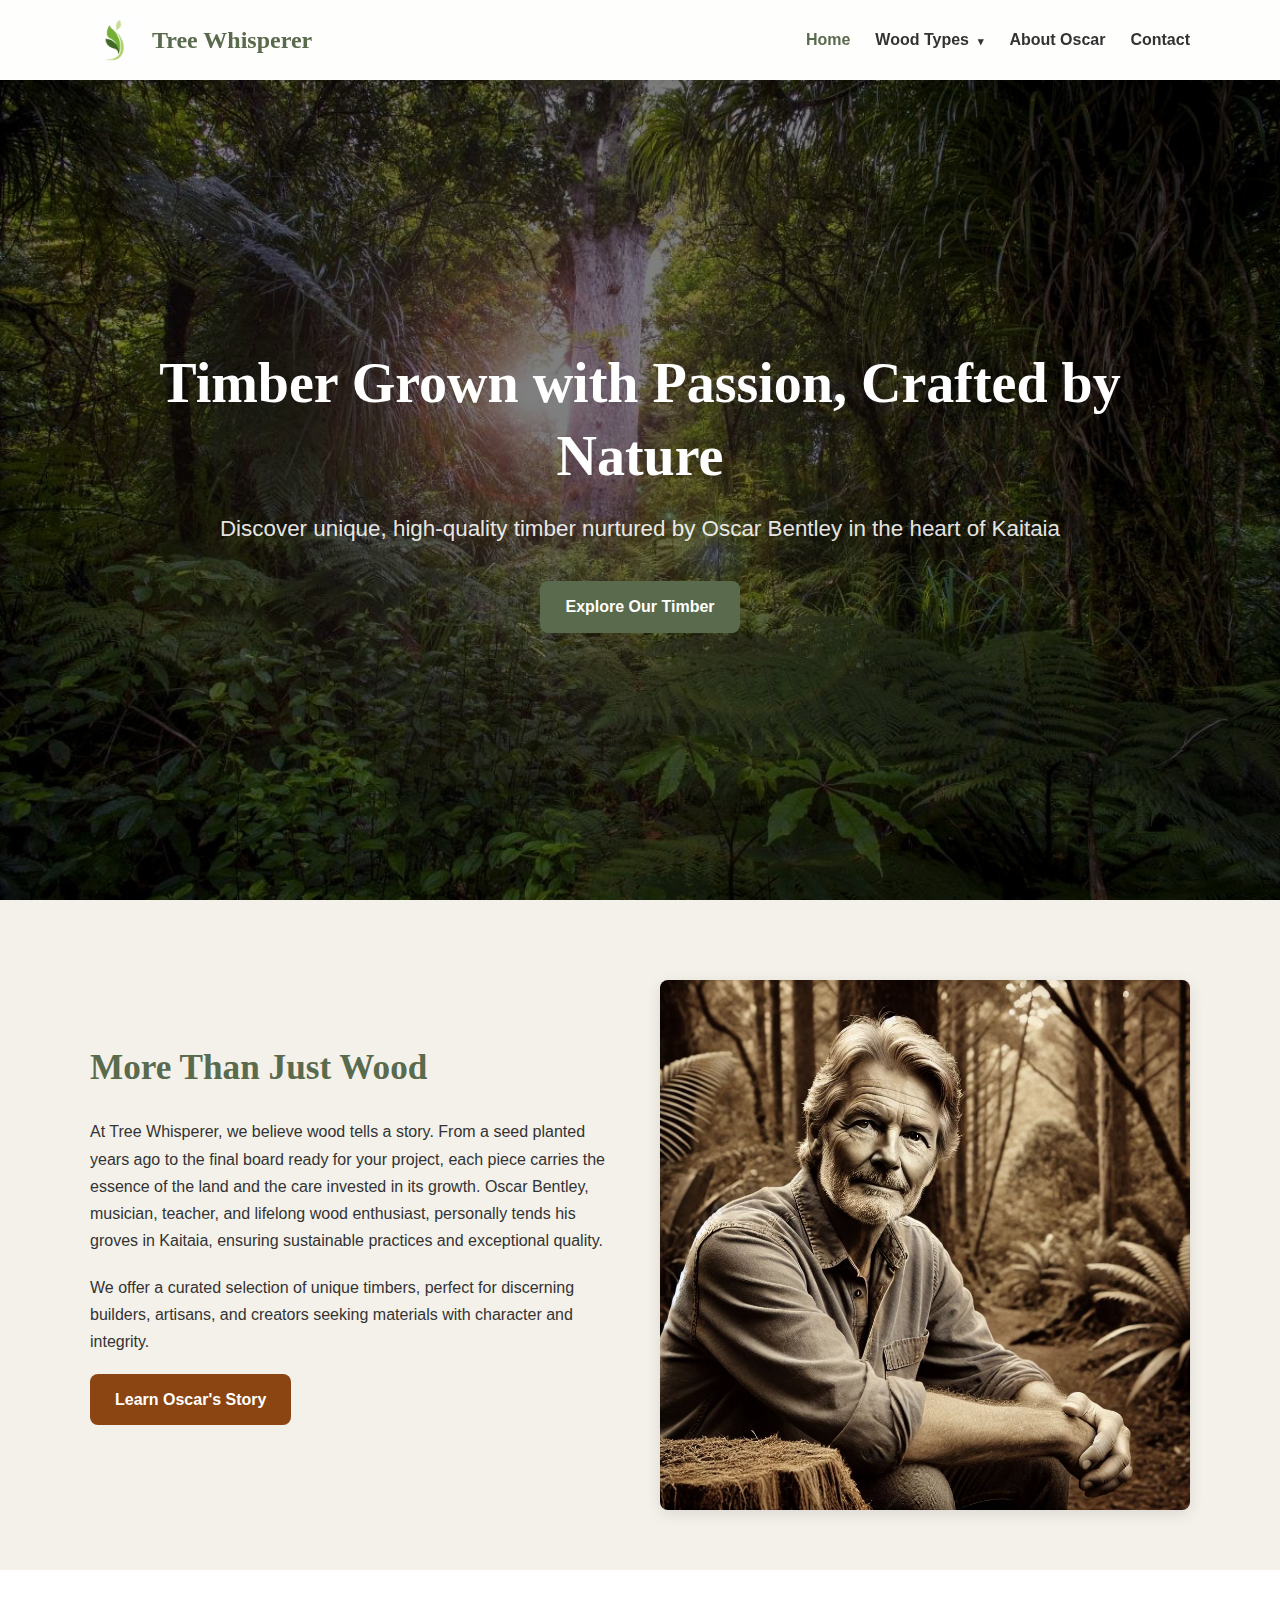
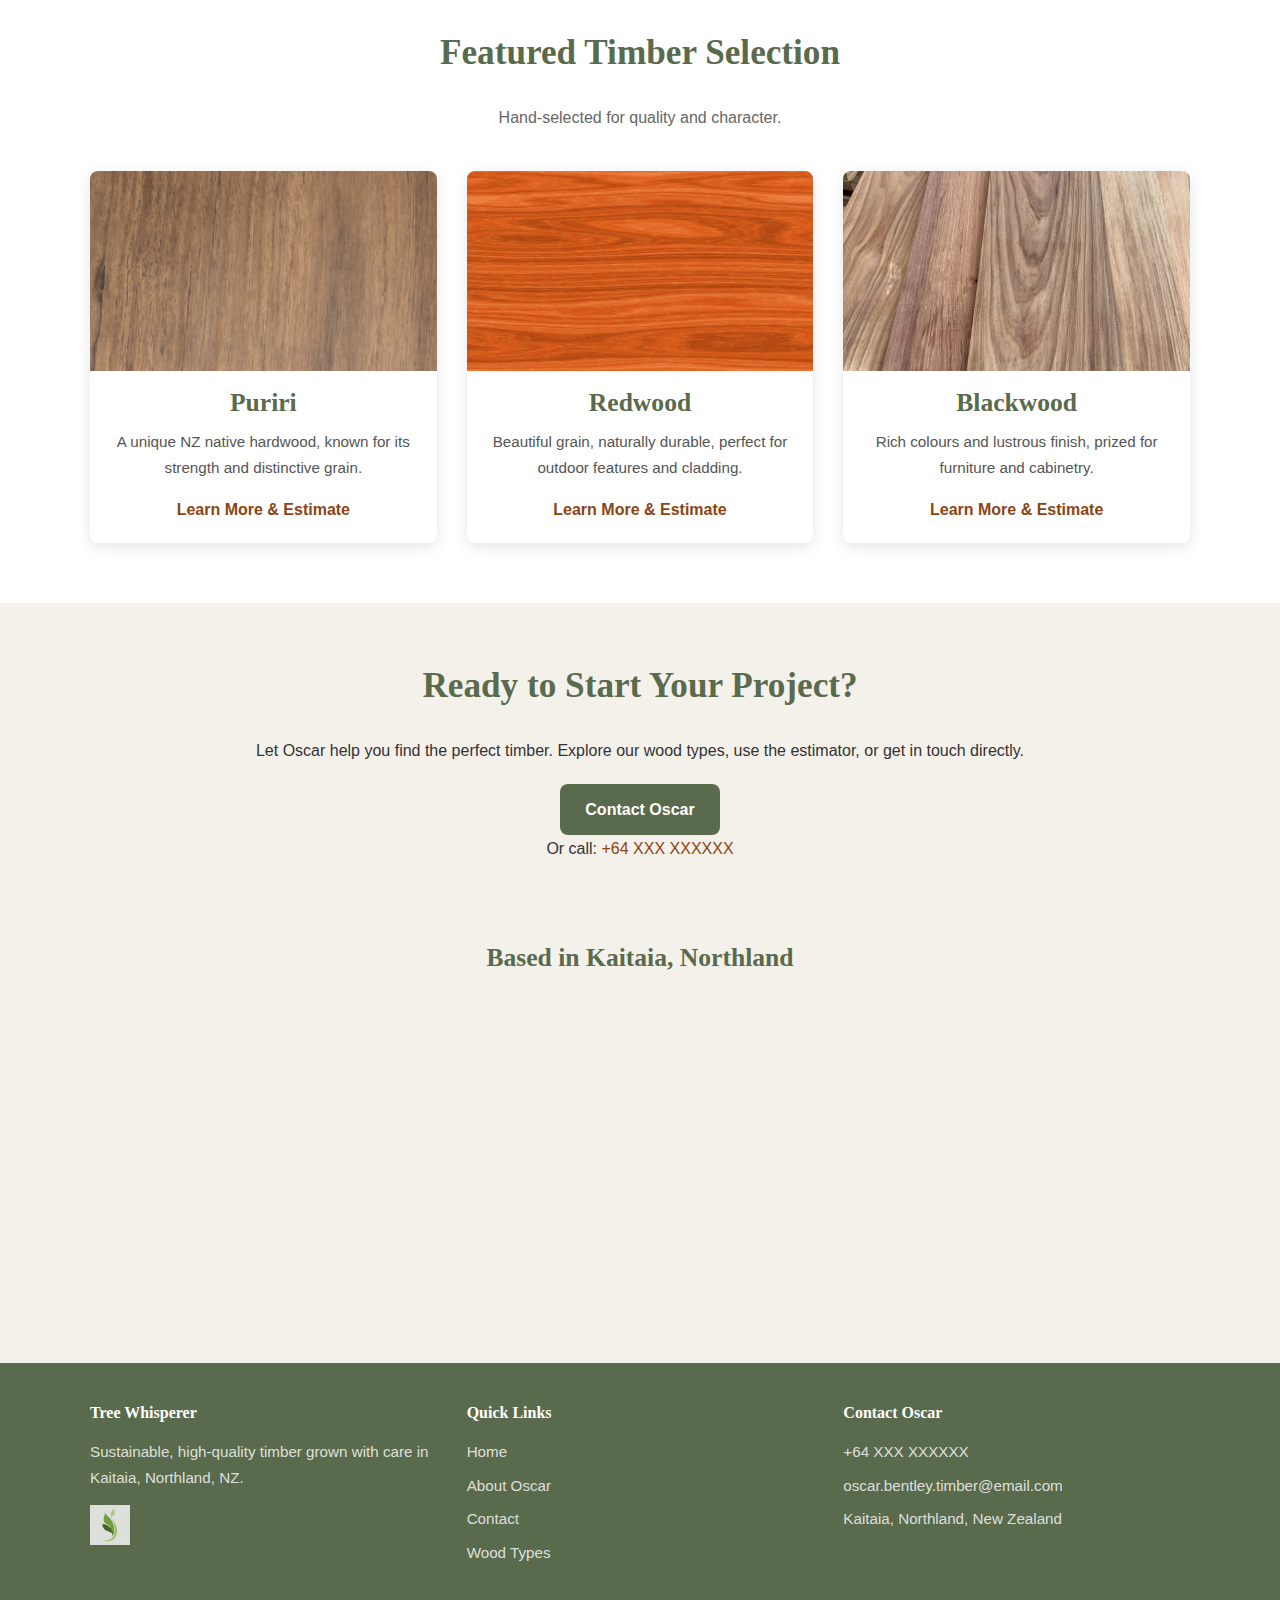
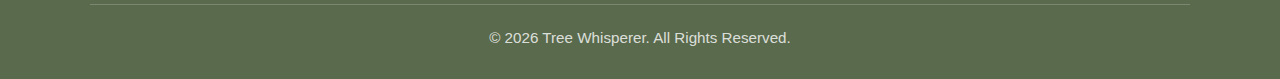
<file: index.html>
<!DOCTYPE html>
<html lang="en">
<head>
    <meta charset="UTF-8">
    <meta name="viewport" content="width=device-width, initial-scale=1.0">
    <meta name="description" content="High-quality, sustainably grown timber from Oscar Bentley in Kaitaia, Northland. Puriri, Redwood, Blackwood, Eucalyptus, Totara for builders & artisans.">
    <meta name="keywords" content="Kaitaia timber, sustainable timber NZ, Northland wood supplier, Oscar Bentley timber, Puriri, Redwood, Blackwood, Eucalyptus, Totara">
    <title>Tree Whisperer | Sustainable Kaitaia Grown Wood | Northland NZ</title>
    <link rel="stylesheet" href="css/style.css">
    <!-- Add Favicon links here -->

    <!-- Basic Schema.org for Local Business -->
    <script type="application/ld+json">
    {
      "@context": "https://schema.org",
      "@type": "LocalBusiness",
      "name": "Tree Whisperer",
      "description": "Supplier of high-quality, personally grown sustainable timber in Kaitaia, Northland.",
      "image": "img/logo.png", /* Replace with actual URL after hosting */
      "telephone": "+64-XXX-XXXXXX", /* Replace with Oscar's actual phone */
      "email": "oscar.bentley.timber@email.com", /* Replace with Oscar's actual email */
      "address": {
        "@type": "PostalAddress",
        "addressLocality": "Kaitaia",
        "addressRegion": "Northland",
        "addressCountry": "NZ"
      },
      "keywords": "Kaitaia timber, sustainable timber, Northland wood, Puriri, Redwood, Blackwood, Eucalyptus, Totara",
      "founder": {
            "@type": "Person",
            "name": "Oscar Bentley"
       }
      /* Add opening hours if applicable */
    }
    </script>
</head>
<body>
    <header class="site-header">
        <div class="container header-container">
            <a href="index.html" class="logo">
                <img src="img/logo.jpg" alt="Tree Whisperer Logo">
                <!-- Optional: Add site name text alongside logo -->
               <span>Tree Whisperer</span>
            </a>
            <nav class="main-nav" id="main-nav">
                <button class="nav-close-btn" id="nav-close-btn" aria-label="Close menu">
                    <img src="assets/icons/close-icon.svg" alt="">
                </button>
                <ul>
                    <li><a href="index.html" class="active">Home</a></li>
                    <li class="dropdown">
                        <a href="#timber">Wood Types <span class="dropdown-arrow">▾</span></a>
                        <ul class="dropdown-menu">
                            <li><a href="timber/puriri.html">Puriri</a></li>
                            <li><a href="timber/redwood.html">Redwood</a></li>
                            <li><a href="timber/blackwood.html">Blackwood</a></li>
                            <li><a href="timber/eucalyptus.html">Eucalyptus</a></li>
                            <li><a href="timber/totara.html">Totara</a></li>
                        </ul>
                    </li>
                    <li><a href="about.html">About Oscar</a></li>
                    <li><a href="contact.html">Contact</a></li>
                </ul>
            </nav>
            <button class="nav-toggle-btn" id="nav-toggle-btn" aria-label="Open menu">
                <img src="assets/icons/menu-icon.svg" alt="">
            </button>
        </div>
    </header>

    <main>
        <!-- Hero Section -->
        <section class="hero" style="background-image: url('img/hero-background.jpg');">
            <div class="container hero-content">
                <h1>Timber Grown with Passion, Crafted by Nature</h1>
                <p class="subtitle">Discover unique, high-quality timber nurtured by Oscar Bentley in the heart of Kaitaia</p>
                <a href="#featured-timber" class="btn btn-primary">Explore Our Timber</a>
            </div>
        </section>

        <!-- Introduction / Oscar's Ethos -->
        <section class="intro section-padding">
            <div class="container grid-col-2">
                <div>
                    <h2>More Than Just Wood</h2>
                    <p>At Tree Whisperer, we believe wood tells a story. From a seed planted years ago to the final board ready for your project, each piece carries the essence of the land and the care invested in its growth. Oscar Bentley, musician, teacher, and lifelong wood enthusiast, personally tends his groves in Kaitaia, ensuring sustainable practices and exceptional quality.</p>
                    <p>We offer a curated selection of unique timbers, perfect for discerning builders, artisans, and creators seeking materials with character and integrity.</p>
                    <a href="about.html" class="btn btn-secondary">Learn Oscar's Story</a>
                </div>
                <div>
                    <!-- Placeholder for an image of Oscar or the grove -->
                    <img src="img/oscar-profile.jpg" alt="Oscar Bentley tending his timber grove in Kaitaia" class="img-responsive rounded shadow">
                </div>
            </div>
        </section>

        <!-- Featured Timber Section -->
        <section id="featured-timber" class="featured-timber section-padding bg-light">
            <div class="container">
                <h2 class="text-center">Featured Timber Selection</h2>
                <p class="text-center section-subtitle">Hand-selected for quality and character.</p>
                <div class="timber-grid">
                    <!-- Repeat for key woods -->
                    <div class="timber-card">
                        <img src="img/puriri-sample.jpg" alt="Sample of Puriri Timber">
                        <h3>Puriri</h3>
                        <p>A unique NZ native hardwood, known for its strength and distinctive grain.</p>
                        <a href="timber/puriri.html" class="btn btn-link">Learn More & Estimate</a>
                    </div>
                    <div class="timber-card">
                        <img src="img/redwood-sample.jpg" alt="Sample of Redwood Timber">
                        <h3>Redwood</h3>
                        <p>Beautiful grain, naturally durable, perfect for outdoor features and cladding.</p>
                        <a href="timber/redwood.html" class="btn btn-link">Learn More & Estimate</a>
                    </div>
                    <div class="timber-card">
                        <img src="img/blackwood-sample.jpg" alt="Sample of Blackwood Timber">
                        <h3>Blackwood</h3>
                        <p>Rich colours and lustrous finish, prized for furniture and cabinetry.</p>
                        <a href="timber/blackwood.html" class="btn btn-link">Learn More & Estimate</a>
                    </div>
                    <!-- Add Eucalyptus & Totara cards -->
                </div>
            </div>
        </section>

        <!-- Call to Action / Contact Snippet -->
        <section class="cta section-padding">
            <div class="container text-center">
                <h2>Ready to Start Your Project?</h2>
                <p>Let Oscar help you find the perfect timber. Explore our wood types, use the estimator, or get in touch directly.</p>
                <a href="contact.html" class="btn btn-primary">Contact Oscar</a>
                <p class="contact-info-snippet">Or call: <a href="tel:+64XXXXXXXXX">+64 XXX XXXXXX</a></p> <!-- Replace number -->
            </div>
        </section>

        <!-- Optional: Map Section -->
        <section class="map-section">
             <!-- Embed Google Map Here pointing to Kaitaia or a specific location if public -->
             <div class="container">
                <h3 class="text-center">Based in Kaitaia, Northland</h3>
                 <!-- Google Map Embed -->
                 <iframe
                     src="https://maps.google.com/maps?q=-35.147051,173.4100393&hl=en&z=15&amp;output=embed"
                     width="100%"
                     height="300"
                     style="border:0; border-radius: 8px;"
                     allowfullscreen=""
                     loading="lazy"
                     referrerpolicy="no-referrer-when-downgrade">
                 </iframe>
             </div>
        </section>

    </main>

    <footer class="site-footer">
        <div class="container">
            <div class="footer-grid">
                <div>
                    <h4>Tree Whisperer</h4>
                    <p>Sustainable, high-quality timber grown with care in Kaitaia, Northland, NZ.</p>
                    <img src="img/logo.jpg" alt="Tree Whisperer Logo" class="footer-logo">
                </div>
                <div>
                    <h4>Quick Links</h4>
                    <ul>
                        <li><a href="index.html">Home</a></li>
                        <li><a href="about.html">About Oscar</a></li>
                        <li><a href="contact.html">Contact</a></li>
                        <li><a href="#timber">Wood Types</a></li> <!-- Link to dropdown or overview page -->
                    </ul>
                </div>
                <div>
                    <h4>Contact Oscar</h4>
                    <p><a href="tel:+64XXXXXXXXX">+64 XXX XXXXXX</a></p> <!-- Replace number -->
                    <p><a href="mailto:oscar.bentley.timber@email.com">oscar.bentley.timber@email.com</a></p> <!-- Replace email -->
                    <p>Kaitaia, Northland, New Zealand</p>
                </div>
            </div>
            <div class="footer-bottom">
                <p>© <span id="current-year"></span> Tree Whisperer. All Rights Reserved.</p>
                <!-- Add privacy policy/terms links if needed -->
            </div>
        </div>
    </footer>

    <script src="js/main.js"></script>
    <script>
        // Simple script for current year in footer
        document.getElementById('current-year').textContent = new Date().getFullYear();
    </script>
</body>
</html>
</file>
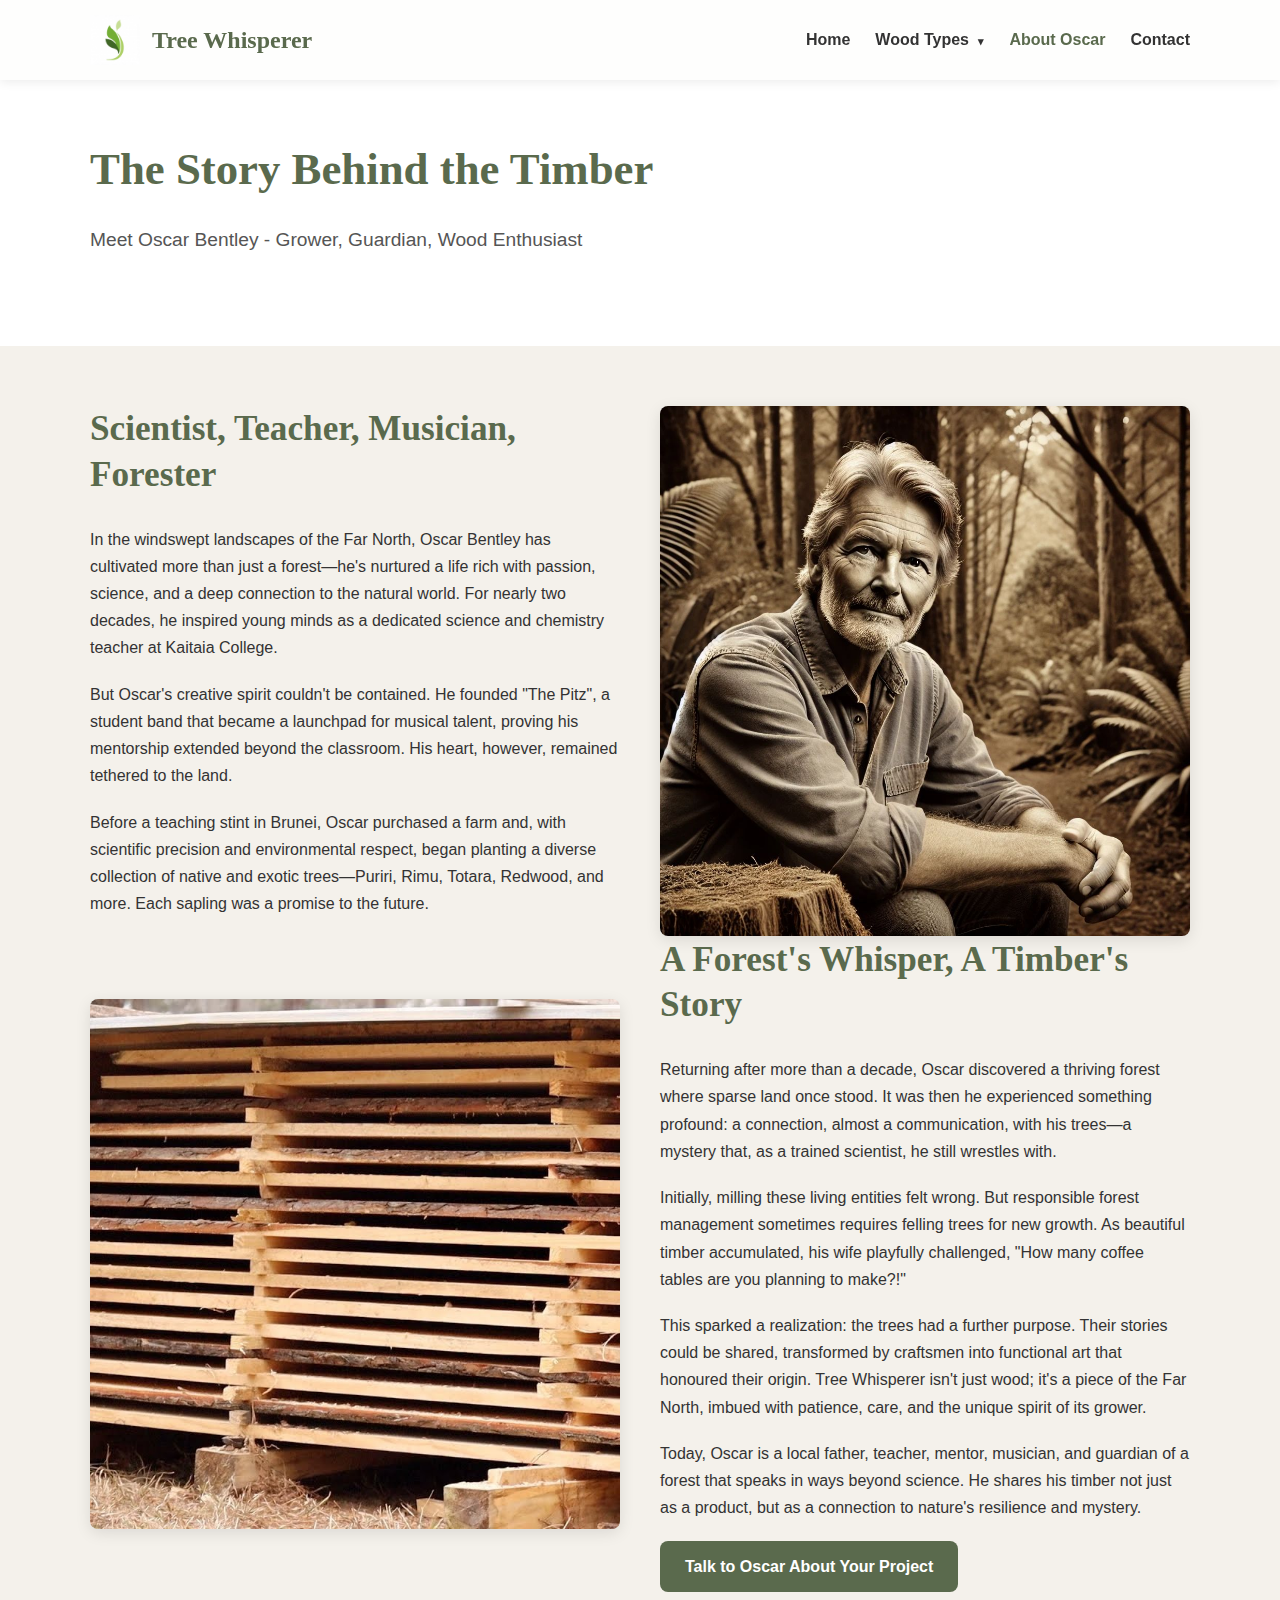
<file: about.html>
<!DOCTYPE html>
<html lang="en">
<head>
    <meta charset="UTF-8">
    <meta name="viewport" content="width=device-width, initial-scale=1.0">
    <meta name="description" content="Meet Oscar Bentley, the grower behind Tree Whisperer in Kaitaia. From musician and teacher to passionate sustainable woodworker in Northland.">
    <title>About Oscar Bentley | Tree Whisperer Story | Kaitaia, NZ</title>
    <link rel="stylesheet" href="css/style.css">
    <!-- Add Favicon links here -->
</head>
<body>
    <header class="site-header">
        <div class="container header-container">
            <a href="index.html" class="logo">
                <img src="img/logo.jpg" alt="Tree Whisperer Logo">
                <!-- Optional: Add site name text alongside logo -->
                <span>Tree Whisperer</span>
            </a>
            <nav class="main-nav" id="main-nav">
                <button class="nav-close-btn" id="nav-close-btn" aria-label="Close menu">
                    <img src="assets/icons/close-icon.svg" alt="">
                </button>
                <ul>
                    <li><a href="index.html">Home</a></li> <!-- Removed active class -->
                    <li class="dropdown">
                        <a href="index.html#featured-timber">Wood Types <span class="dropdown-arrow">▾</span></a> <!-- Link to section on index -->
                        <ul class="dropdown-menu">
                            <li><a href="timber/puriri.html">Puriri</a></li>
                            <li><a href="timber/redwood.html">Redwood</a></li>
                            <li><a href="timber/blackwood.html">Blackwood</a></li>
                            <li><a href="timber/eucalyptus.html">Eucalyptus</a></li>
                            <li><a href="timber/totara.html">Totara</a></li>
                        </ul>
                    </li>
                    <li><a href="about.html" class="active">About Oscar</a></li> <!-- Added active class -->
                    <li><a href="contact.html">Contact</a></li>
                </ul>
            </nav>
            <button class="nav-toggle-btn" id="nav-toggle-btn" aria-label="Open menu">
                <img src="assets/icons/menu-icon.svg" alt="">
            </button>
        </div>
    </header>

    <main>
        <section class="page-header section-padding bg-light">
             <div class="container">
                 <h1>The Story Behind the Timber</h1>
                 <p class="subtitle">Meet Oscar Bentley - Grower, Guardian, Wood Enthusiast</p>
             </div>
        </section>

        <section class="about-content section-padding">
            <div class="container">
                <div class="grid-col-2">
                     <div>
                         <h2>Scientist, Teacher, Musician, Forester</h2>
                         <p>In the windswept landscapes of the Far North, Oscar Bentley has cultivated more than just a forest—he's nurtured a life rich with passion, science, and a deep connection to the natural world. For nearly two decades, he inspired young minds as a dedicated science and chemistry teacher at Kaitaia College.</p>
                         <p>But Oscar's creative spirit couldn't be contained. He founded "The Pitz", a student band that became a launchpad for musical talent, proving his mentorship extended beyond the classroom. His heart, however, remained tethered to the land.</p>
                         <p>Before a teaching stint in Brunei, Oscar purchased a farm and, with scientific precision and environmental respect, began planting a diverse collection of native and exotic trees—Puriri, Rimu, Totara, Redwood, and more. Each sapling was a promise to the future.</p>
                     </div>
                     <div>
                         <img src="img/oscar-profile.jpg" alt="Oscar Bentley in his timber grove" class="img-responsive rounded shadow">
                     </div>
                </div>

                 <div class="grid-col-2 reverse-grid section-padding-top">
                     <div>
                          <img src="img/timber-stack-detail.jpg" alt="Carefully stacked timber drying" class="img-responsive rounded shadow">
                     </div>
                    <div>
                        <h2>A Forest's Whisper, A Timber's Story</h2>
                        <p>Returning after more than a decade, Oscar discovered a thriving forest where sparse land once stood. It was then he experienced something profound: a connection, almost a communication, with his trees—a mystery that, as a trained scientist, he still wrestles with.</p>
                        <p>Initially, milling these living entities felt wrong. But responsible forest management sometimes requires felling trees for new growth. As beautiful timber accumulated, his wife playfully challenged, "How many coffee tables are you planning to make?!"</p>
                        <p>This sparked a realization: the trees had a further purpose. Their stories could be shared, transformed by craftsmen into functional art that honoured their origin. Tree Whisperer isn't just wood; it's a piece of the Far North, imbued with patience, care, and the unique spirit of its grower.</p>
                        <p>Today, Oscar is a local father, teacher, mentor, musician, and guardian of a forest that speaks in ways beyond science. He shares his timber not just as a product, but as a connection to nature's resilience and mystery.</p>
                        <a href="contact.html" class="btn btn-primary">Talk to Oscar About Your Project</a>
                    </div>
                </div>
            </div>
        </section>
    </main>

    <footer class="site-footer">
        <!-- ... (Same footer code as index.html) ... -->
    </footer>

    <script src="js/main.js"></script> <!-- Updated path -->
    <script>
        document.getElementById('current-year').textContent = new Date().getFullYear();
    </script>
</body>
</html>
</file>
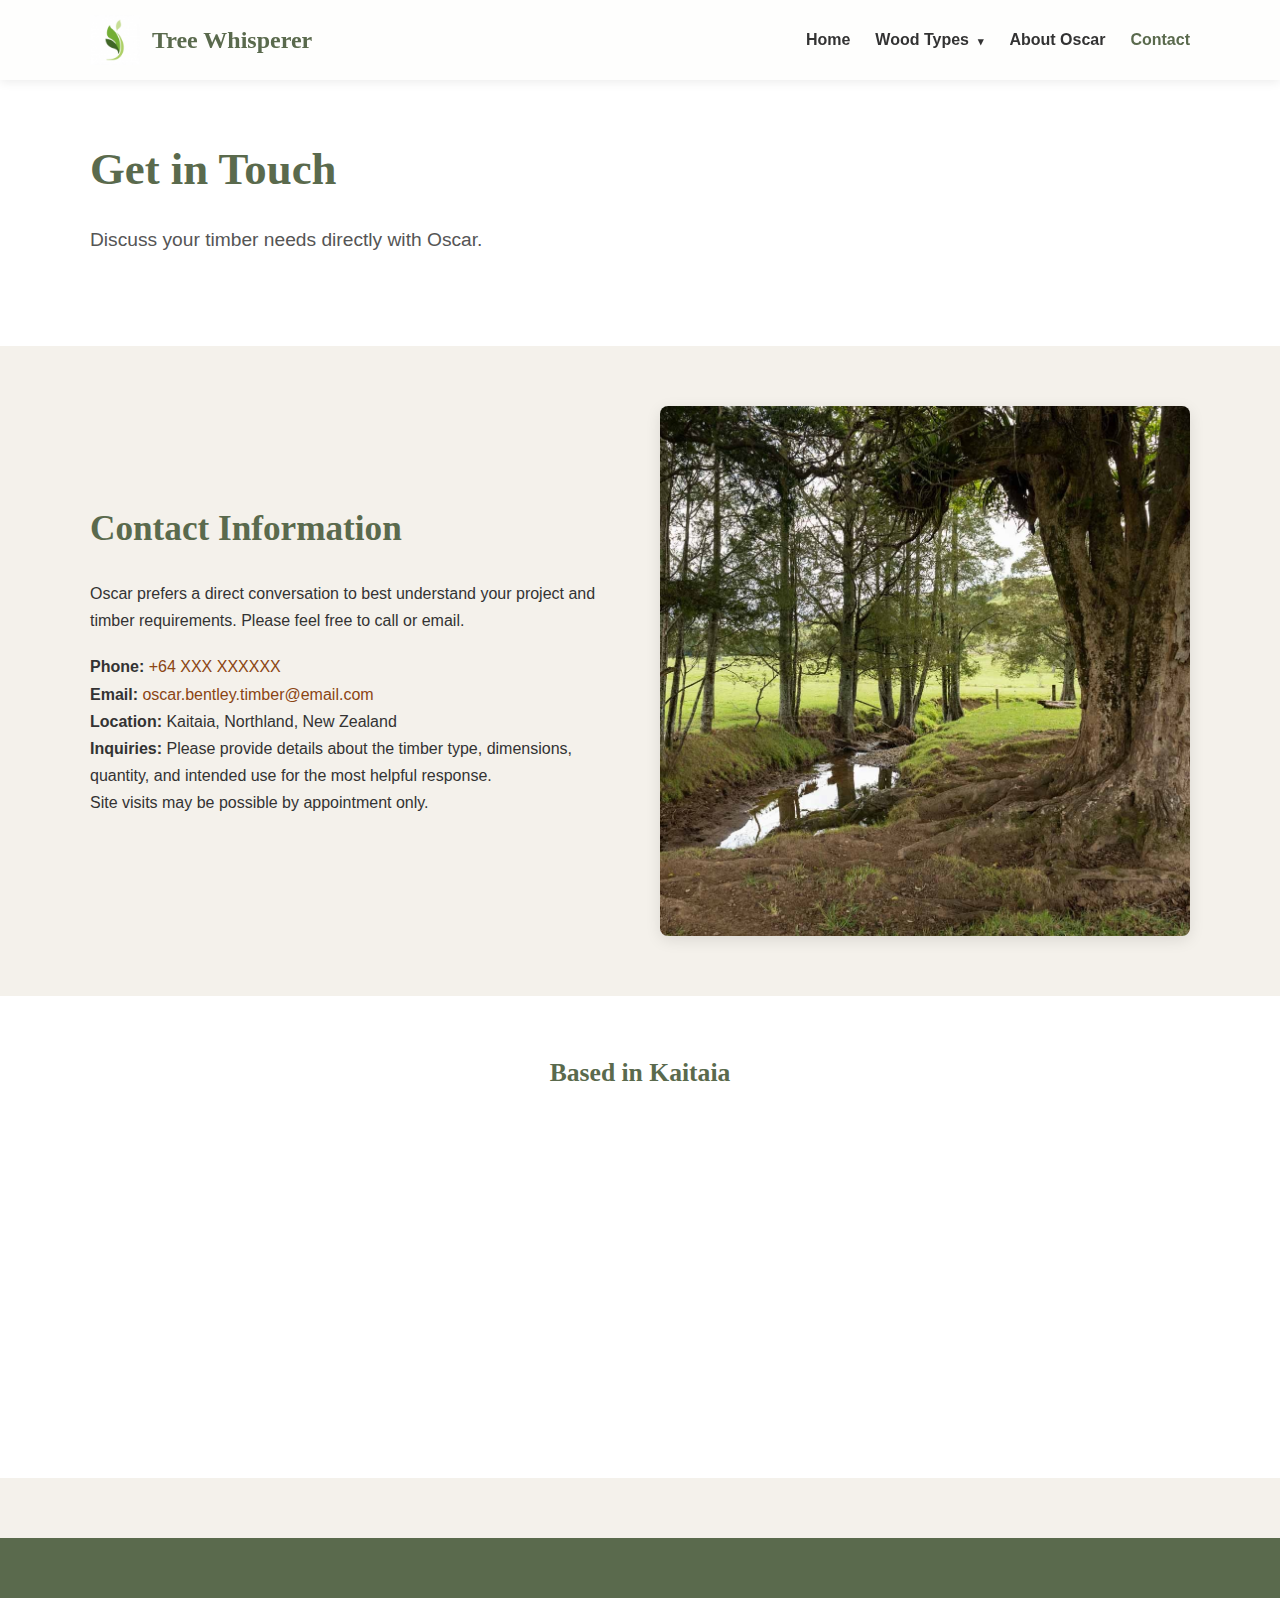
<file: contact.html>
<!DOCTYPE html>
<html lang="en">
<head>
    <meta charset="UTF-8">
    <meta name="viewport" content="width=device-width, initial-scale=1.0">
    <meta name="description" content="Contact Oscar Bentley at Tree Whisperer in Kaitaia, Northland for inquiries about sustainable timber - Puriri, Redwood, Blackwood, Eucalyptus, Totara.">
    <title>Contact Tree Whisperer | Kaitaia, Northland</title>
    <link rel="stylesheet" href="css/style.css">
    <!-- Add Favicon links here -->
</head>
<body>
    <header class="site-header">
        <div class="container header-container">
            <a href="index.html" class="logo">
                <img src="img/logo.jpg" alt="Tree Whisperer Logo">
                <!-- Optional: Add site name text alongside logo -->
                <span>Tree Whisperer</span>
            </a>
            <nav class="main-nav" id="main-nav">
                <button class="nav-close-btn" id="nav-close-btn" aria-label="Close menu">
                    <img src="assets/icons/close-icon.svg" alt="">
                </button>
                <ul>
                    <li><a href="index.html">Home</a></li> <!-- Removed active class -->
                    <li class="dropdown">
                        <a href="index.html#featured-timber">Wood Types <span class="dropdown-arrow">▾</span></a> <!-- Link to section on index -->
                        <ul class="dropdown-menu">
                            <li><a href="timber/puriri.html">Puriri</a></li>
                            <li><a href="timber/redwood.html">Redwood</a></li>
                            <li><a href="timber/blackwood.html">Blackwood</a></li>
                            <li><a href="timber/eucalyptus.html">Eucalyptus</a></li>
                            <li><a href="timber/totara.html">Totara</a></li>
                        </ul>
                    </li>
                    <li><a href="about.html">About Oscar</a></li>
                    <li><a href="contact.html" class="active">Contact</a></li> <!-- Added active class -->
                </ul>
            </nav>
            <button class="nav-toggle-btn" id="nav-toggle-btn" aria-label="Open menu">
                <img src="assets/icons/menu-icon.svg" alt="">
            </button>
        </div>
    </header>

    <main>
        <section class="page-header section-padding bg-light">
             <div class="container">
                 <h1>Get in Touch</h1>
                 <p class="subtitle">Discuss your timber needs directly with Oscar.</p>
             </div>
        </section>

        <section class="contact-details section-padding">
            <div class="container grid-col-2">
                <div>
                    <h2>Contact Information</h2>
                    <p>Oscar prefers a direct conversation to best understand your project and timber requirements. Please feel free to call or email.</p>
                    <ul class="contact-list">
                        <li><strong>Phone:</strong> <a href="tel:+64XXXXXXXXX">+64 XXX XXXXXX</a></li> <!-- Replace number -->
                        <li><strong>Email:</strong> <a href="mailto:oscar.bentley.timber@email.com">oscar.bentley.timber@email.com</a></li> <!-- Replace email -->
                        <li><strong>Location:</strong> Kaitaia, Northland, New Zealand</li>
                        <li><strong>Inquiries:</strong> Please provide details about the timber type, dimensions, quantity, and intended use for the most helpful response.</li>
                    </ul>
                     <p>Site visits may be possible by appointment only.</p>
                </div>
                <div>
                    <!-- Optional: Simple Contact Form (if duplicating form logic is desired) -->
                    <!-- Or: Image related to contact/location -->
                     <img src="img/kaitaia-landscape-hint.jpg" alt="Hint of the Kaitaia landscape" class="img-responsive rounded shadow">
                     <!-- Placeholder image -->
                </div>
            </div>
        </section>

         <!-- Optional: Map Section (Duplicate from Homepage if desired) -->
         <section class="map-section section-padding bg-light">
             <div class="container">
                <h3 class="text-center">Based in Kaitaia</h3>
                 <!-- Google Map Embed -->
                 <iframe
                     src="https://maps.google.com/maps?q=-35.147051,173.4100393&hl=en&z=15&amp;output=embed"
                     width="100%"
                     height="300"
                     style="border:0; border-radius: 8px;"
                     allowfullscreen=""
                     loading="lazy"
                     referrerpolicy="no-referrer-when-downgrade">
                 </iframe>
             </div>
        </section>
    </main>

    <footer class="site-footer">
        <!-- ... (Same footer code as index.html) ... -->
    </footer>

    <script src="js/main.js"></script>
    <script>
        document.getElementById('current-year').textContent = new Date().getFullYear();
    </script>
</body>
</html>
</file>
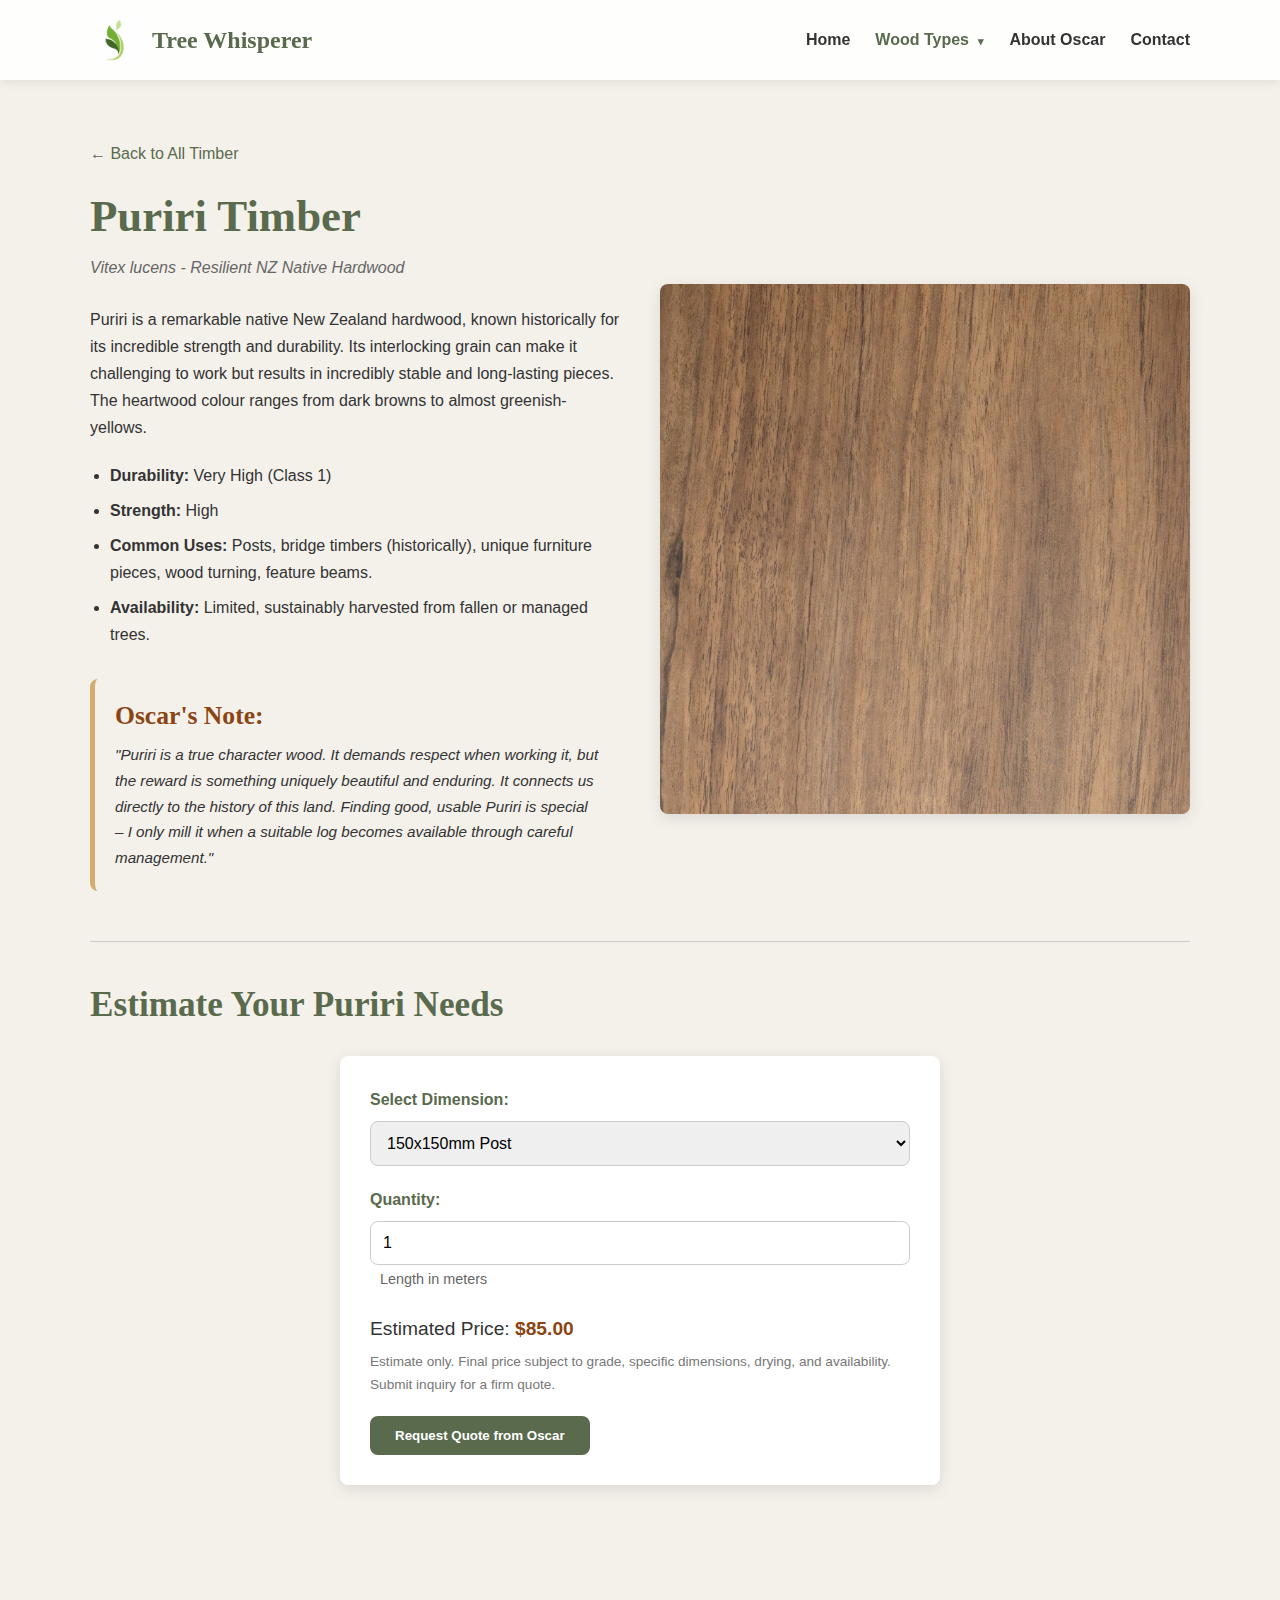
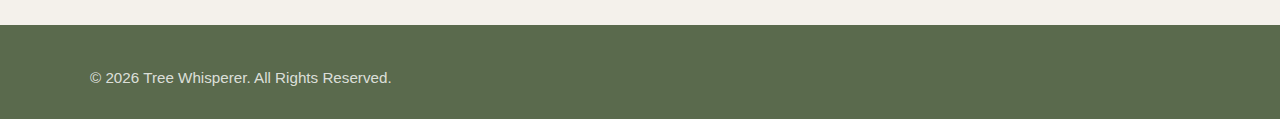
<file: timber/puriri.html>
<!DOCTYPE html>
<html lang="en">
<head>
    <meta charset="UTF-8">
    <meta name="viewport" content="width=device-width, initial-scale=1.0">
    <meta name="description" content="Explore high-quality Puriri timber from Tree Whisperer in Kaitaia. Strong, durable NZ native hardwood. Get an estimate online.">
    <meta name="keywords" content="Puriri timber, Puriri wood NZ, Kaitaia hardwood, sustainable Puriri, Oscar Bentley timber">
    <title>Puriri Timber | Tree Whisperer | Kaitaia, NZ</title>
    <link rel="stylesheet" href="../css/style.css">
    <!-- Add Favicon links here -->
    <!-- Consider Product Schema.org here -->
</head>
<body>
    <header class="site-header">
        <div class="container header-container">
            <a href="../index.html" class="logo"> <!-- Adjusted path -->
                <img src="../img/logo.jpg" alt="Tree Whisperer Logo"> <!-- Adjusted path -->
                <!-- Optional: Add site name text alongside logo -->
               <span>Tree Whisperer</span>
            </a>
            <nav class="main-nav" id="main-nav">
                <button class="nav-close-btn" id="nav-close-btn" aria-label="Close menu">
                    <img src="../assets/icons/close-icon.svg" alt=""> <!-- Adjusted path -->
                </button>
                <ul>
                    <li><a href="../index.html">Home</a></li> <!-- Adjusted path -->
                    <li class="dropdown">
                        <a href="../index.html#featured-timber" class="active">Wood Types <span class="dropdown-arrow">▾</span></a> <!-- Adjusted path & active class -->
                        <ul class="dropdown-menu">
                            <li><a href="puriri.html" class="active">Puriri</a></li> <!-- Active class here -->
                            <li><a href="redwood.html">Redwood</a></li>
                            <li><a href="blackwood.html">Blackwood</a></li>
                            <li><a href="eucalyptus.html">Eucalyptus</a></li>
                            <li><a href="totara.html">Totara</a></li>
                        </ul>
                    </li>
                    <li><a href="../about.html">About Oscar</a></li> <!-- Adjusted path -->
                    <li><a href="../contact.html">Contact</a></li> <!-- Adjusted path -->
                </ul>
            </nav>
            <button class="nav-toggle-btn" id="nav-toggle-btn" aria-label="Open menu">
                <img src="../assets/icons/menu-icon.svg" alt=""> <!-- Adjusted path -->
            </button>
        </div>
    </header>

    <main>
        <section class="timber-detail section-padding">
            <div class="container">
                <a href="../index.html#featured-timber" class="back-link">← Back to All Timber</a>
                <div class="grid-col-2 timber-intro">
                    <div>
                        <h1>Puriri Timber</h1>
                        <p class="timber-subtitle">Vitex lucens - Resilient NZ Native Hardwood</p>
                        <p>Puriri is a remarkable native New Zealand hardwood, known historically for its incredible strength and durability. Its interlocking grain can make it challenging to work but results in incredibly stable and long-lasting pieces. The heartwood colour ranges from dark browns to almost greenish-yellows.</p>
                        <ul>
                            <li><strong>Durability:</strong> Very High (Class 1)</li>
                            <li><strong>Strength:</strong> High</li>
                            <li><strong>Common Uses:</strong> Posts, bridge timbers (historically), unique furniture pieces, wood turning, feature beams.</li>
                            <li><strong>Availability:</strong> Limited, sustainably harvested from fallen or managed trees.</li>
                        </ul>
                         <aside class="oscar-note">
                            <h3>Oscar's Note:</h3>
                            <p>"Puriri is a true character wood. It demands respect when working it, but the reward is something uniquely beautiful and enduring. It connects us directly to the history of this land. Finding good, usable Puriri is special – I only mill it when a suitable log becomes available through careful management."</p>
                        </aside>
                    </div>
                    <div>
                        <img src="../img/puriri-sample.jpg" alt="Detailed shot of Puriri timber grain" class="img-responsive rounded shadow timber-main-image"> <!-- Adjusted path -->
                    </div>
                </div>

                <div class="calculator-section" id="calculator-puriri">
                    <h2>Estimate Your Puriri Needs</h2>
                    <div class="calculator-form">
                        <div class="form-group">
                            <label for="dimension-puriri">Select Dimension:</label>
                            <select id="dimension-puriri" name="dimension">
                                <option value="post_150">150x150mm Post</option>
                                <option value="beam_200x50">200x50mm Beam</option>
                                <option value="slab_rough">Rough Sawn Slab (Price per m³)</option>
                                <!-- Add more relevant standard dimensions -->
                                <option value="custom">Custom (Describe in message)</option>
                            </select>
                        </div>
                        <div class="form-group">
                            <label for="quantity-puriri">Quantity:</label>
                            <input type="number" id="quantity-puriri" name="quantity" min="1" value="1">
                            <span class="unit-label" id="unit-label-puriri">Length in meters (for posts/beams) or m³ (for slabs)</span>
                        </div>
                        <div class="calculator-output">
                             Estimated Price: <span class="estimated-price" id="estimated-price-puriri">$ ---.--</span>
                            <p class="disclaimer">Estimate only. Final price subject to grade, specific dimensions, drying, and availability. Submit inquiry for a firm quote.</p>
                        </div>
                        <button type="button" class="btn btn-primary" id="request-quote-btn-puriri">Request Quote from Oscar</button>
                    </div>

                    <!-- Inquiry Form (Initially Hidden) -->
                    <div class="inquiry-form-container" id="inquiry-form-container-puriri" style="display: none;">
                        <h3>Request a Quote</h3>
                        <form id="inquiry-form-puriri" class="inquiry-form">
                            <input type="hidden" name="timber_type" value="Puriri">
                            <input type="hidden" name="estimated_details" id="estimated_details_puriri" value="">

                            <div class="form-group">
                                <label for="name-puriri">Name:</label>
                                <input type="text" id="name-puriri" name="name" required>
                            </div>
                            <div class="form-group">
                                <label for="email-puriri">Email:</label>
                                <input type="email" id="email-puriri" name="email" required>
                            </div>
                            <div class="form-group">
                                <label for="phone-puriri">Phone Number:</label>
                                <input type="tel" id="phone-puriri" name="phone" required>
                            </div>
                            <div class="form-group">
                                <label for="message-puriri">Message (Optional - include project details):</label>
                                <textarea id="message-puriri" name="message" rows="4"></textarea>
                                <small>Your estimated calculation details will be included automatically.</small>
                            </div>
                            <div class="form-actions">
                                <button type="submit" class="btn btn-primary">Send Inquiry</button>
                                <button type="button" class="btn btn-secondary" id="cancel-quote-btn-puriri">Cancel</button>
                            </div>
                             <div id="form-status-puriri" class="form-status"></div>
                        </form>
                    </div>
                </div>
            </div>
        </section>
    </main>

    <footer class="site-footer">
        <!-- ... (Same footer code as index.html, adjust relative paths) ... -->
         <div class="container">
            <!-- ... footer content ... -->
             <p>© <span id="current-year"></span> Tree Whisperer. All Rights Reserved.</p>
         </div>
    </footer>

    <script src="../js/main.js"></script> <!-- Adjusted path -->
    <script src="../js/calculator.js"></script> <!-- Adjusted path -->
    <script>
        // Initialize calculator for Puriri
        initializeCalculator('puriri');
        // Simple script for current year in footer
        document.getElementById('current-year').textContent = new Date().getFullYear();
    </script>
</body>
</html>
</file>
<file: css/style.css>
/* --- Variables --- */
:root {
    --primary-color: #5a6a4d; /* Earthy Green */
    --secondary-color: #8b4513; /* Saddle Brown / Wood Brown */
    --accent-color: #d4ac6e; /* Warm Ochre/Gold */
    --light-bg: #f4f1eb; /* Warm Cream/Off-white */
    --dark-text: #333333;
    --light-text: #ffffff;
    --border-color: #cccccc;

    --font-primary: 'Georgia', serif; /* Or a slightly rustic serif */
    --font-secondary: 'Lato', sans-serif; /* Clean sans-serif */

    --container-width: 1140px;
    --header-height: 80px;
    --border-radius: 8px;
    --box-shadow: 0 4px 15px rgba(0,0,0,0.1);
}

/* --- Reset & Base --- */
*, *::before, *::after { box-sizing: border-box; margin: 0; padding: 0; }
html { scroll-behavior: smooth; }
body {
    font-family: var(--font-secondary);
    color: var(--dark-text);
    line-height: 1.7;
    background-color: var(--light-bg);
    /* Optional subtle background texture */
    /* background-image: url('../img/wood-texture-light.png'); */
}
h1, h2, h3, h4, h5, h6 { font-family: var(--font-primary); color: var(--primary-color); margin-bottom: 0.8em; line-height: 1.3; }
h1 { font-size: 2.8rem; }
h2 { font-size: 2.2rem; }
h3 { font-size: 1.6rem; }
p { margin-bottom: 1.2em; }
a { color: var(--secondary-color); text-decoration: none; transition: color 0.3s ease; }
a:hover { color: var(--primary-color); }
ul { list-style: none; }
img { max-width: 100%; height: auto; display: block; }
.container { max-width: var(--container-width); margin: 0 auto; padding: 0 20px; }

/* --- Utilities --- */
.section-padding { padding: 60px 0; }
.bg-light { background-color: #ffffff; } /* Slightly different from body */
.text-center { text-align: center; }
.subtitle { font-size: 1.2rem; color: #555; margin-top: -0.5em; margin-bottom: 1.5em; }
.section-subtitle { margin-bottom: 40px; color: #666; }
.img-responsive { width: 100%; height: auto; }
.rounded { border-radius: var(--border-radius); }
.shadow { box-shadow: var(--box-shadow); }
.grid-col-2 { display: grid; grid-template-columns: 1fr 1fr; gap: 40px; align-items: center; }
.reverse-grid { grid-template-columns: 1fr 1fr; } /* Used for alternating layout */
.back-link { display: inline-block; margin-bottom: 20px; color: var(--primary-color); }

/* --- Buttons --- */
.btn {
    display: inline-block;
    padding: 12px 25px;
    border-radius: var(--border-radius);
    font-weight: bold;
    text-align: center;
    cursor: pointer;
    transition: all 0.3s ease;
    border: none;
}
.btn-primary { background-color: var(--primary-color); color: var(--light-text); }
.btn-primary:hover { background-color: #3f4a36; color: var(--light-bg); /* Even Darker Green, slightly off-white text */ }
.btn-secondary { background-color: var(--secondary-color); color: var(--light-text); }
.btn-secondary:hover { background-color: #7a3c10; color: var(--light-bg); /* Darker Brown, slightly off-white text */ }
.btn-link { color: var(--secondary-color); font-weight: bold; padding: 0; background: none; }
.btn-link:hover { text-decoration: underline; }

/* --- Header --- */
.site-header {
    background-color: rgba(255, 255, 255, 0.9);
    backdrop-filter: blur(5px);
    padding: 0 20px;
    height: var(--header-height);
    position: sticky;
    top: 0;
    z-index: 1000;
    box-shadow: 0 2px 10px rgba(0,0,0,0.08);
}
.header-container { display: flex; justify-content: space-between; align-items: center; height: 100%; }
.logo {
    display: flex; /* Align image and text */
    align-items: center;
    text-decoration: none; /* Remove underline from link */
}
.logo img { max-height: 50px; } /* Adjust as needed */
.logo span {
    margin-left: 12px; /* Space between logo and text */
    font-family: var(--font-primary); /* Use primary brand font */
    font-size: 1.5rem; /* Adjust size as needed */
    font-weight: bold;
    color: var(--primary-color); /* Use primary brand color */
    line-height: 1; /* Prevent extra line height affecting alignment */
}
/* Optional: Change text color on hover if desired */
/* .logo:hover span { color: var(--secondary-color); } */

.main-nav > ul { display: flex; } /* Target only the top-level UL */
.main-nav li { margin-left: 25px; position: relative; }
.main-nav a { color: var(--dark-text); font-weight: bold; padding: 10px 0; display: block; }
.main-nav a:hover, .main-nav a.active { color: var(--primary-color); }
/* Dropdown Menu */
.dropdown .dropdown-arrow { font-size: 0.7em; margin-left: 5px; }
.dropdown-menu {
    display: none;
    position: absolute;
    top: 100%;
    left: 0;
    background-color: #fff;
    box-shadow: var(--box-shadow);
    border-radius: 0 0 var(--border-radius) var(--border-radius);
    min-width: 180px;
    z-index: 1001;
}

.dropdown:hover .dropdown-menu { display: block; }
.dropdown-menu li { margin-left: 0; display: block; /* Ensure vertical stacking */ }
.dropdown-menu a { padding: 10px 15px; font-weight: normal; white-space: nowrap; }
.dropdown-menu a:hover { background-color: var(--light-bg); }
/* Mobile Nav Toggles (Initially Hidden) */
.nav-toggle-btn, .nav-close-btn { display: none; background: none; border: none; cursor: pointer; }
.nav-toggle-btn img, .nav-close-btn img { width: 24px; height: 24px; }

/* --- Hero Section --- */
.hero {
    height: calc(100vh - var(--header-height));
    min-height: 500px;
    background-size: cover;
    background-position: center;
    display: flex;
    align-items: center;
    justify-content: center;
    color: var(--light-text);
    text-align: center;
    position: relative;
}
.hero::before { /* Overlay for text readability */
    content: '';
    position: absolute;
    top: 0; left: 0; right: 0; bottom: 0;
    background-color: rgba(0, 0, 0, 0.5);
}
.hero-content { position: relative; z-index: 2; }
.hero h1 { color: var(--light-text); font-size: 3.5rem; margin-bottom: 0.5em; }
.hero .subtitle { color: rgba(255, 255, 255, 0.9); font-size: 1.4rem; margin-bottom: 1.5em; }

/* --- Intro Section --- */
.intro img { margin-top: 20px; }

/* --- Featured Timber --- */
.timber-grid {
    display: grid;
    grid-template-columns: repeat(auto-fit, minmax(280px, 1fr));
    gap: 30px;
    margin-top: 40px;
}
.timber-card {
    background-color: #fff;
    border-radius: var(--border-radius);
    box-shadow: var(--box-shadow);
    overflow: hidden;
    text-align: center;
    padding-bottom: 20px;
    transition: transform 0.3s ease;
}
.timber-card:hover { transform: translateY(-5px); }
.timber-card img { width: 100%; height: 200px; object-fit: cover; }
.timber-card h3 { margin-top: 15px; margin-bottom: 10px; color: var(--primary-color); }
.timber-card p { padding: 0 15px; margin-bottom: 15px; font-size: 0.95rem; color: #555; }
.timber-card .btn-link { margin-top: auto; }

/* --- Timber Detail Page --- */
.timber-detail h1 { margin-bottom: 0.2em; }
.timber-subtitle { font-style: italic; color: #666; margin-bottom: 1.5em; }
.timber-intro ul { margin-top: 20px; padding-left: 20px; list-style: disc; }
.timber-intro li { margin-bottom: 8px; }
.timber-main-image { margin-top: 20px; }
.oscar-note {
    background-color: var(--light-bg);
    padding: 20px;
    margin-top: 30px;
    border-radius: var(--border-radius);
    border-left: 5px solid var(--accent-color);
}
.oscar-note h3 { margin-bottom: 10px; color: var(--secondary-color); }
.oscar-note p { margin-bottom: 0; font-size: 0.95rem; font-style: italic; }

/* --- Calculator & Form --- */
.calculator-section {
    margin-top: 50px;
    padding-top: 40px;
    border-top: 1px solid var(--border-color);
}
.calculator-form, .inquiry-form {
    max-width: 600px;
    margin: 20px auto;
    background: #fff;
    padding: 30px;
    border-radius: var(--border-radius);
    box-shadow: var(--box-shadow);
}
.form-group { margin-bottom: 20px; }
.form-group label { display: block; font-weight: bold; margin-bottom: 8px; color: var(--primary-color); }
.form-group select, .form-group input[type="number"],
.form-group input[type="text"], .form-group input[type="email"],
.form-group input[type="tel"], .form-group textarea {
    width: 100%;
    padding: 12px;
    border: 1px solid var(--border-color);
    border-radius: var(--border-radius);
    font-size: 1rem;
    font-family: var(--font-secondary);
}
.form-group textarea { resize: vertical; min-height: 100px; }
.unit-label { font-size: 0.9rem; color: #666; margin-left: 10px; }
.calculator-output { margin: 20px 0; font-size: 1.2rem; }
.estimated-price { font-weight: bold; color: var(--secondary-color); }
.disclaimer { font-size: 0.85rem; color: #777; margin-top: 5px; }
.inquiry-form-container { margin-top: 30px; }
.form-actions { margin-top: 20px; display: flex; gap: 15px; }
.form-status { margin-top: 15px; font-weight: bold; padding: 10px; border-radius: var(--border-radius); }
.form-status.success { background-color: #e6f4ea; color: #3c763d; border: 1px solid #c3e6cb; }
.form-status.error { background-color: #f8d7da; color: #721c24; border: 1px solid #f5c6cb; }


/* --- Footer --- */
.site-footer {
    background-color: var(--primary-color);
    color: rgba(255, 255, 255, 0.8);
    padding: 40px 0 20px;
    margin-top: 60px;
}
.footer-grid {
    display: grid;
    grid-template-columns: repeat(auto-fit, minmax(250px, 1fr));
    gap: 30px;
    margin-bottom: 30px;
}
.site-footer h4 { color: var(--light-text); margin-bottom: 15px; }
.site-footer p, .site-footer li { font-size: 0.95rem; margin-bottom: 8px; }
.site-footer a { color: rgba(255, 255, 255, 0.8); }
.site-footer a:hover { color: var(--light-text); text-decoration: underline; }
.footer-logo { max-height: 40px; margin-top: 15px; opacity: 0.8; }
.footer-bottom {
    text-align: center;
    margin-top: 30px;
    padding-top: 20px;
    border-top: 1px solid rgba(255, 255, 255, 0.2);
    font-size: 0.9rem;
}

/* --- Responsive Design --- */
@media (max-width: 992px) {
    .grid-col-2 { grid-template-columns: 1fr; }
    .reverse-grid { grid-template-columns: 1fr; } /* Stack normally on smaller screens */
    .grid-col-2 img { margin-bottom: 30px; } /* Add space when stacked */
    .reverse-grid img { order: -1; margin-bottom: 30px; } /* Ensure image is above text */
    .hero h1 { font-size: 2.8rem; }
    .hero .subtitle { font-size: 1.2rem; }
}

@media (max-width: 768px) {
    :root { --header-height: 70px; }
    h1 { font-size: 2.2rem; }
    h2 { font-size: 1.8rem; }
    .section-padding { padding: 40px 0; }
    .hero { height: 80vh; }
    .hero h1 { font-size: 2.5rem; }

    /* Mobile Navigation */
    .main-nav {
        position: fixed;
        top: 0;
        right: -100%; /* Start off-screen */
        width: 80%;
        max-width: 300px;
        height: 100vh;
        background-color: #fff;
        box-shadow: -5px 0 15px rgba(0,0,0,0.1);
        padding: 60px 20px 20px;
        transition: right 0.4s ease-in-out;
        z-index: 1002; /* Ensure menu is above toggle */
        overflow-y: auto;
    }
    .main-nav.active { right: 0; }
    .main-nav ul { flex-direction: column; /* Ensure vertical stacking on mobile */ }
    .main-nav li { margin-left: 0; margin-bottom: 15px; }
    .main-nav a { padding: 10px 0; }
    .dropdown-menu {
        display: none; /* Hide by default on mobile */
        position: static;
        box-shadow: none;
        background: none;
        padding-left: 15px;
        margin-top: 5px;
    }
    .dropdown-menu a { padding: 5px 0; font-weight: normal; }
    /* .dropdown:hover .dropdown-menu { display: block; } /* Remove hover effect for mobile */ */
    .dropdown .dropdown-arrow { display: none; } /* Hide arrow on mobile */

    .nav-toggle-btn { display: block; z-index: 1001; /* Below menu, above overlay */ }
    .nav-close-btn { display: block; position: absolute; top: 20px; right: 20px; }

    /* Body overlay when nav is open */
    body.nav-open::before {
        content: '';
        position: fixed;
        top: 0; left: 0; right: 0; bottom: 0;
        background: rgba(0,0,0,0.5);
        z-index: 999;
    }

    .calculator-form, .inquiry-form { padding: 20px; }
    .form-actions { flex-direction: column; }
    .form-actions button { width: 100%; }
}
</file>
